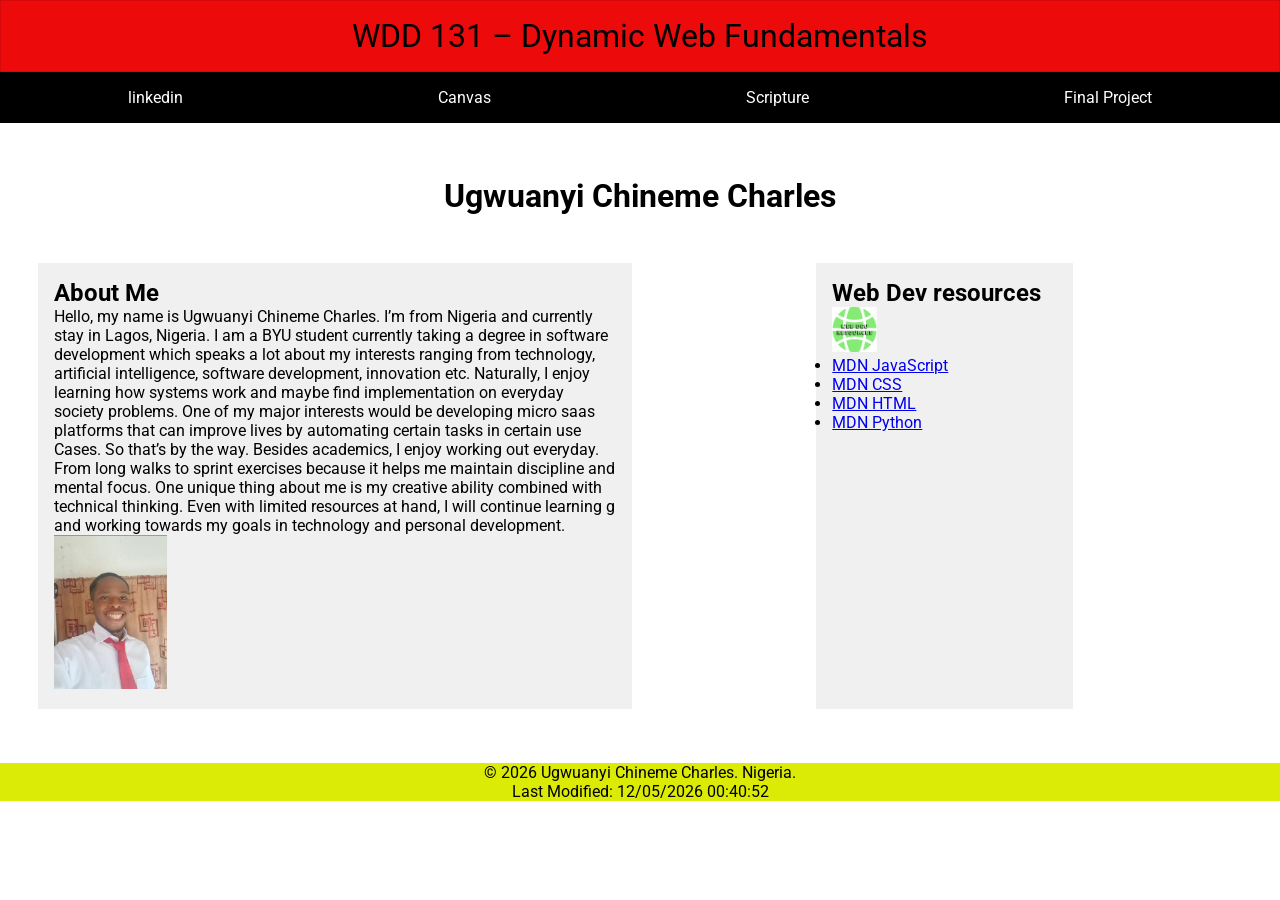
<file: index.html>
<!doctype html>
<html lang="en">
  <head>
    <meta charset="UTF-8" />
    <meta name="viewport" content="width=device-width, initial-scale=1.0" />
    <meta
      name="description"
      content="WDD 131 – Dynamic Web Fundamentals | Ugwuanyi Chineme Charles | A landing page"
    />
    <meta name="author" content="Ugwuanyi Chineme Charles" />
    <title>WDD 131 – Dynamic Web Fundamentals – Ugwuanyi Chineme Charles</title>
    <link rel="stylesheet" href="styles/base.css" />
    <script defer src="scripts/getdates.js"></script>
    <link rel="preconnect" href="https://fonts.googleapis.com" />
    <link rel="preconnect" href="https://fonts.gstatic.com" crossorigin />
    <link
      href="https://fonts.googleapis.com/css2?family=Roboto:ital,wght@0,100..900;1,100..900&display=swap"
      rel="stylesheet"
    />
  </head>
  <body>
    <header>
      <span id="course-title">WDD 131 – Dynamic Web Fundamentals</span>
      <nav>
        <ul>
          <li>
            <a
              href="https://www.linkedin.com/in/ugwuanyi-chineme-charles-6322a9273"
              >linkedin</a
            >
          </li>
          <li><a href="https://byupw.instructure.com/.">Canvas</a></li>
          <li>
            <a
              href="https://www.churchofjesuschrist.org/study/scriptures/bofm/1-ne/3?lang=eng&id=p7#p7"
              >Scripture</a
            >
          </li>
          <li><a href="#finalProject">Final Project</a></li>
        </ul>
      </nav>
    </header>
    <main>
      <h1>Ugwuanyi Chineme Charles</h1>
      <section class="card">
        <h2>About Me</h2>
        <p>
          Hello, my name is Ugwuanyi Chineme Charles. I’m from Nigeria and
          currently stay in Lagos, Nigeria. I am a BYU student currently taking
          a degree in software development which speaks a lot about my interests
          ranging from technology, artificial intelligence, software
          development, innovation etc. Naturally, I enjoy learning how systems
          work and maybe find implementation on everyday society problems. One
          of my major interests would be developing micro saas platforms that
          can improve lives by automating certain tasks in certain use Cases. So
          that’s by the way. Besides academics, I enjoy working out everyday.
          From long walks to sprint exercises because it helps me maintain
          discipline and mental focus. One unique thing about me is my creative
          ability combined with technical thinking. Even with limited resources
          at hand, I will continue learning g and working towards my goals in
          technology and personal development.
        </p>
        <img src="images/selfie_cst.jpg" alt="Ugwuanyi Chineme Charles" />
      </section>
      <section class="card">
        <h2>Web Dev resources</h2>
        <img
          src="images/web_dev_resouces.png"
          alt="Web Development Resources"
        />
        <ul>
          <li>
            <a href="https://developer.mozilla.org/en-US/docs/Web/JavaScript"
              >MDN JavaScript</a
            >
          </li>
          <li>
            <a href="https://developer.mozilla.org/en-US/docs/Web/CSS"
              >MDN CSS</a
            >
          </li>
          <li>
            <a href="https://developer.mozilla.org/en-US/docs/Web/HTML"
              >MDN HTML</a
            >
          </li>
          <li>
            <a href="https://developer.mozilla.org/en-US/docs/Web/Python"
              >MDN Python</a
            >
          </li>
        </ul>
      </section>
    </main>
    <footer>
      <p>
        &copy; <span id="currentyear"></span> Ugwuanyi Chineme Charles. Nigeria.
      </p>
      <p id="lastModified"></p>
    </footer>
  </body>
</html>
</file>
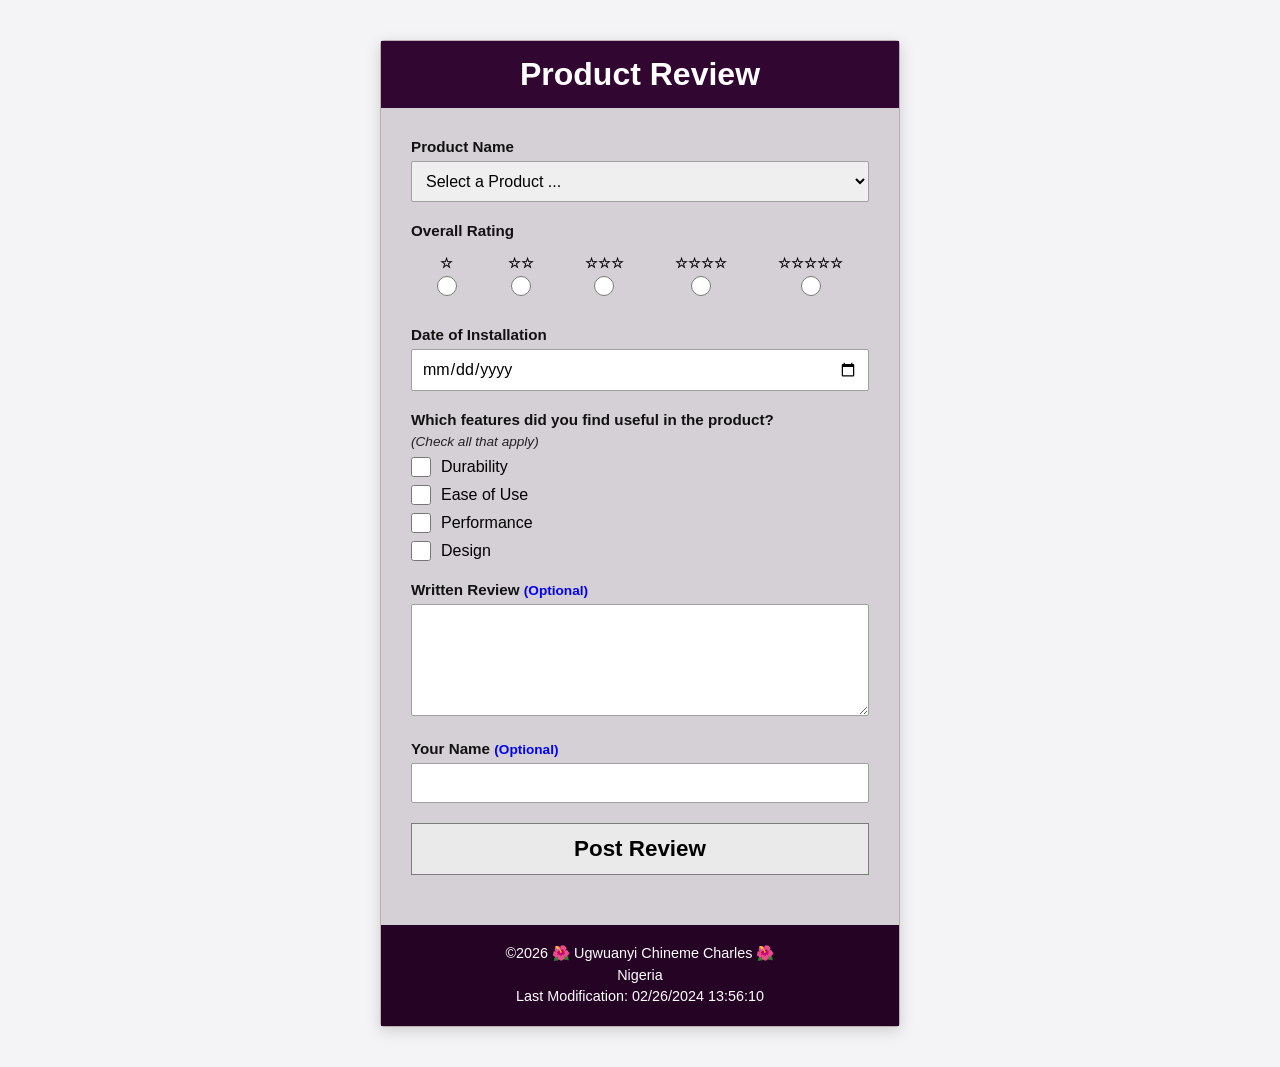
<file: form.html>
<!doctype html>
<html lang="en">
  <head>
    <meta charset="UTF-8" />
    <meta name="viewport" content="width=device-width, initial-scale=1.0" />
    <meta
      name="description"
      content="This is a user friendly Product Review Form that works well on both mobile and desktop screens"
    />
    <meta name="author" content="Ugwuanyi Chineme Charles" />
    <title>Product Review Form</title>
    <link rel="stylesheet" href="styles/form.css" />
    <script src="scripts/form.js" defer></script>
  </head>
  <body>
    <main class="form-container">
      <header class="form-header">
        <h1>Product Review</h1>
      </header>

      <form action="review.html" method="get" class="review-form">
        <div class="form-group">
          <label for="product-name">Product Name</label>
          <select id="product-name" name="productName" required>
            <option value="" disabled selected>Select a Product ...</option>
          </select>
        </div>

        <div class="form-group">
          <label>Overall Rating</label>
          <div class="rating-group">
            <div class="rating-item">
              <label for="rating-1">☆</label>
              <input
                type="radio"
                name="overallRating"
                id="rating-1"
                value="1"
                required
              />
            </div>
            <div class="rating-item">
              <label for="rating-2">☆☆</label>
              <input
                type="radio"
                name="overallRating"
                id="rating-2"
                value="2"
                required
              />
            </div>
            <div class="rating-item">
              <label for="rating-3">☆☆☆</label>
              <input
                type="radio"
                name="overallRating"
                id="rating-3"
                value="3"
                required
              />
            </div>
            <div class="rating-item">
              <label for="rating-4">☆☆☆☆</label>
              <input
                type="radio"
                name="overallRating"
                id="rating-4"
                value="4"
                required
              />
            </div>
            <div class="rating-item">
              <label for="rating-5">☆☆☆☆☆</label>
              <input
                type="radio"
                name="overallRating"
                id="rating-5"
                value="5"
                required
              />
            </div>
          </div>
        </div>
        <div class="form-group">
          <label for="installation-date">Date of Installation</label>
          <input
            type="date"
            id="installation-date"
            name="installationDate"
            required
          />
        </div>

        <div class="form-group">
          <label class="checkbox-group-title"
            >Which features did you find useful in the product?</label
          >
          <span class="instructions">(Check all that apply)</span>

          <div class="checkbox-wrapper">
            <input
              type="checkbox"
              id="feature-durability"
              name="features"
              value="durability"
            />
            <label for="feature-durability">Durability</label>
          </div>

          <div class="checkbox-wrapper">
            <input
              type="checkbox"
              id="feature-ease"
              name="features"
              value="ease-of-use"
            />
            <label for="feature-ease">Ease of Use</label>
          </div>

          <div class="checkbox-wrapper">
            <input
              type="checkbox"
              id="feature-performance"
              name="features"
              value="performance"
            />
            <label for="feature-performance">Performance</label>
          </div>

          <div class="checkbox-wrapper">
            <input
              type="checkbox"
              id="feature-design"
              name="features"
              value="design"
            />
            <label for="feature-design">Design</label>
          </div>
        </div>

        <div class="form-group">
          <label for="written-review"
            >Written Review <span class="optional">(Optional)</span></label
          >
          <textarea
            id="written-review"
            name="writtenReview"
            rows="5"
          ></textarea>
        </div>

        <div class="form-group">
          <label for="user-name"
            >Your Name <span class="optional">(Optional)</span></label
          >
          <input type="text" id="user-name" name="userName" />
        </div>

        <div class="form-group">
          <input type="submit" value="Post Review" class="submit-btn" />
        </div>
      </form>

      <footer class="assignment-footer">
        <p>©2026 🌺 Ugwuanyi Chineme Charles 🌺</p>
        <p>Nigeria</p>
        <p>Last Modification: 02/26/2024 13:56:10</p>
        <div id="counter-display" class="counter-box"></div>
      </footer>
    </main>
  </body>
</html>
</file>
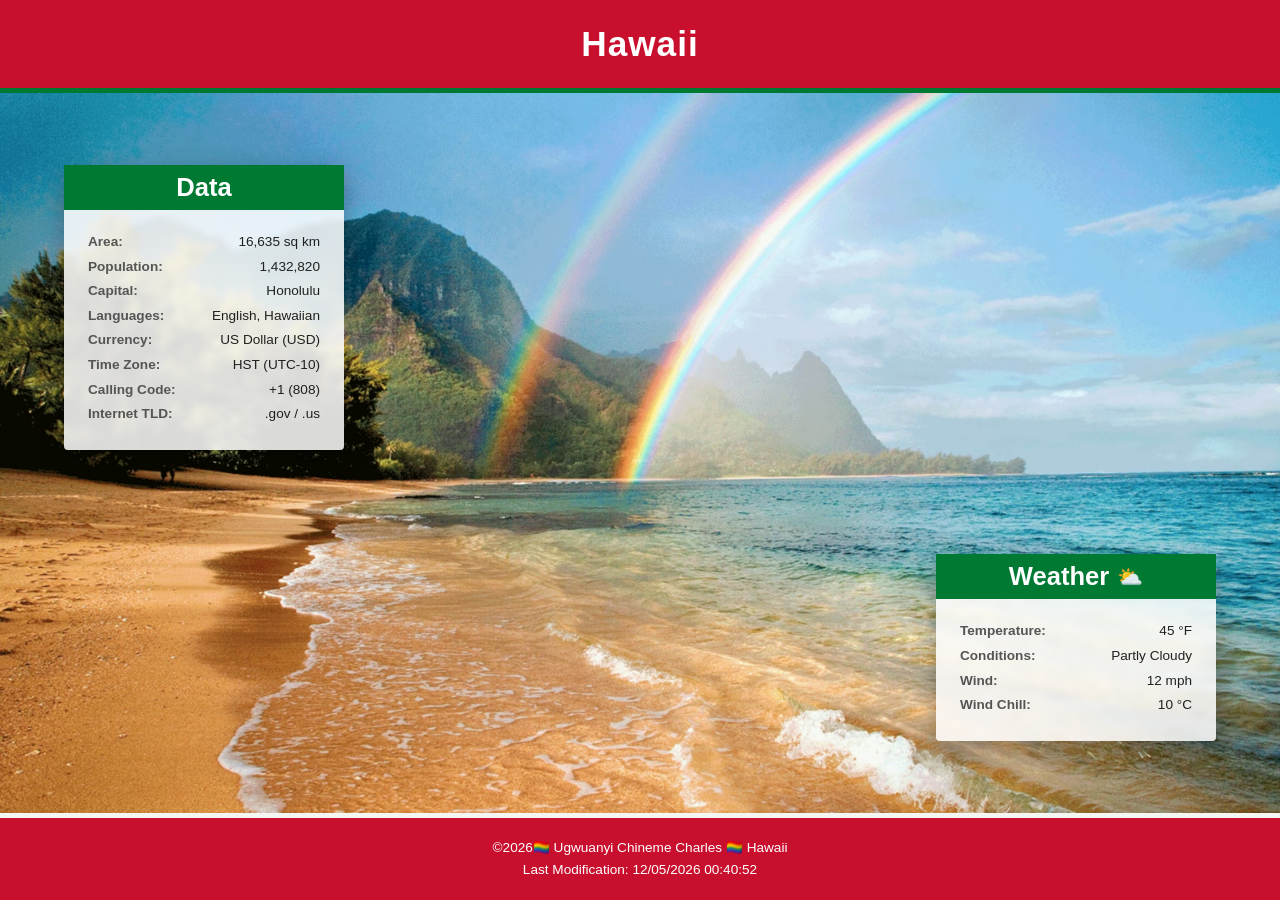
<file: place.html>
<!doctype html>
<html lang="en">
  <head>
    <meta charset="UTF-8" />
    <meta name="viewport" content="width=device-width, initial-scale=1.0" />
    <meta
      name="description"
      content="The beautiful islands of Hawaii along with mountain ranges"
    />
    <meta name="author" content="Ugwuanyi Chineme Charles" />
    <title>Hawaii</title>
    <link rel="stylesheet" href="styles/place.css" />
    <script src="scripts/place.js" defer></script>
  </head>
  <body>
    <header>
      <h1>Hawaii</h1>
    </header>

    <main>
      <div class="hero-container">
        <picture>
          <source srcset="images/hawaii-wide.webp" media="(min-width: 768px)" />
          <img
            src="images/hawaii-mobile.webp"
            alt="`View of Hawaii islands"
            class="hero-image"
          />
        </picture>

        <section class="card data-card">
          <h2>Data</h2>
          <ul class="data-list">
            <li>
              <span class="label">Area:</span>
              <span class="value">16,635 sq km</span>
            </li>
            <li>
              <span class="label">Population:</span>
              <span class="value">1,432,820</span>
            </li>
            <li>
              <span class="label">Capital:</span>
              <span class="value">Honolulu</span>
            </li>
            <li>
              <span class="label">Languages:</span>
              <span class="value">English, Hawaiian</span>
            </li>
            <li>
              <span class="label">Currency:</span>
              <span class="value">US Dollar (USD)</span>
            </li>
            <li>
              <span class="label">Time Zone:</span>
              <span class="value">HST (UTC-10)</span>
            </li>
            <li>
              <span class="label">Calling Code:</span>
              <span class="value">+1 (808)</span>
            </li>
            <li>
              <span class="label">Internet TLD:</span>
              <span class="value">.gov / .us</span>
            </li>
          </ul>
        </section>

        <section class="card weather-card">
          <h2 class="weather-heading">Weather</h2>

          <div class="weather-icon-container">
            <svg
              class="weather-icon-svg"
              viewBox="0 0 64 64"
              xmlns="http://www.w3.org/2000/svg"
            >
              <circle cx="32" cy="24" r="12" fill="#ffb300" />
              <path
                d="M46 44a10 10 0 0 0-10-10 10.3 10.3 0 0 0-3 .5A12 12 0 1 0 20 44h26z"
                fill="#b0bec5"
              />
              <path
                d="M22 48a6 6 0 1 0 12 0h-12z"
                fill="#90a4ae"
                opacity="0.5"
              />
            </svg>
          </div>

          <ul class="weather-list">
            <li>
              <span class="label">Temperature:</span>
              <span class="value" id="temp-value">45 °F</span>
            </li>
            <li>
              <span class="label">Conditions:</span>
              <span class="value">Partly Cloudy</span>
            </li>
            <li>
              <span class="label">Wind:</span>
              <span class="value" id="wind-value">12 mph</span>
            </li>
            <li>
              <span class="label">Wind Chill:</span>
              <span class="value" id="windchill-value">Calculating...</span>
            </li>
          </ul>
        </section>
      </div>
    </main>

    <footer>
      <p>
        &copy;<span id="current-year"></span>🏳️‍🌈 Ugwuanyi Chineme Charles 🏳️‍🌈
        Hawaii
      </p>
      <p>Last Modification: <span id="last-modified"></span></p>
    </footer>
  </body>
</html>
</file>
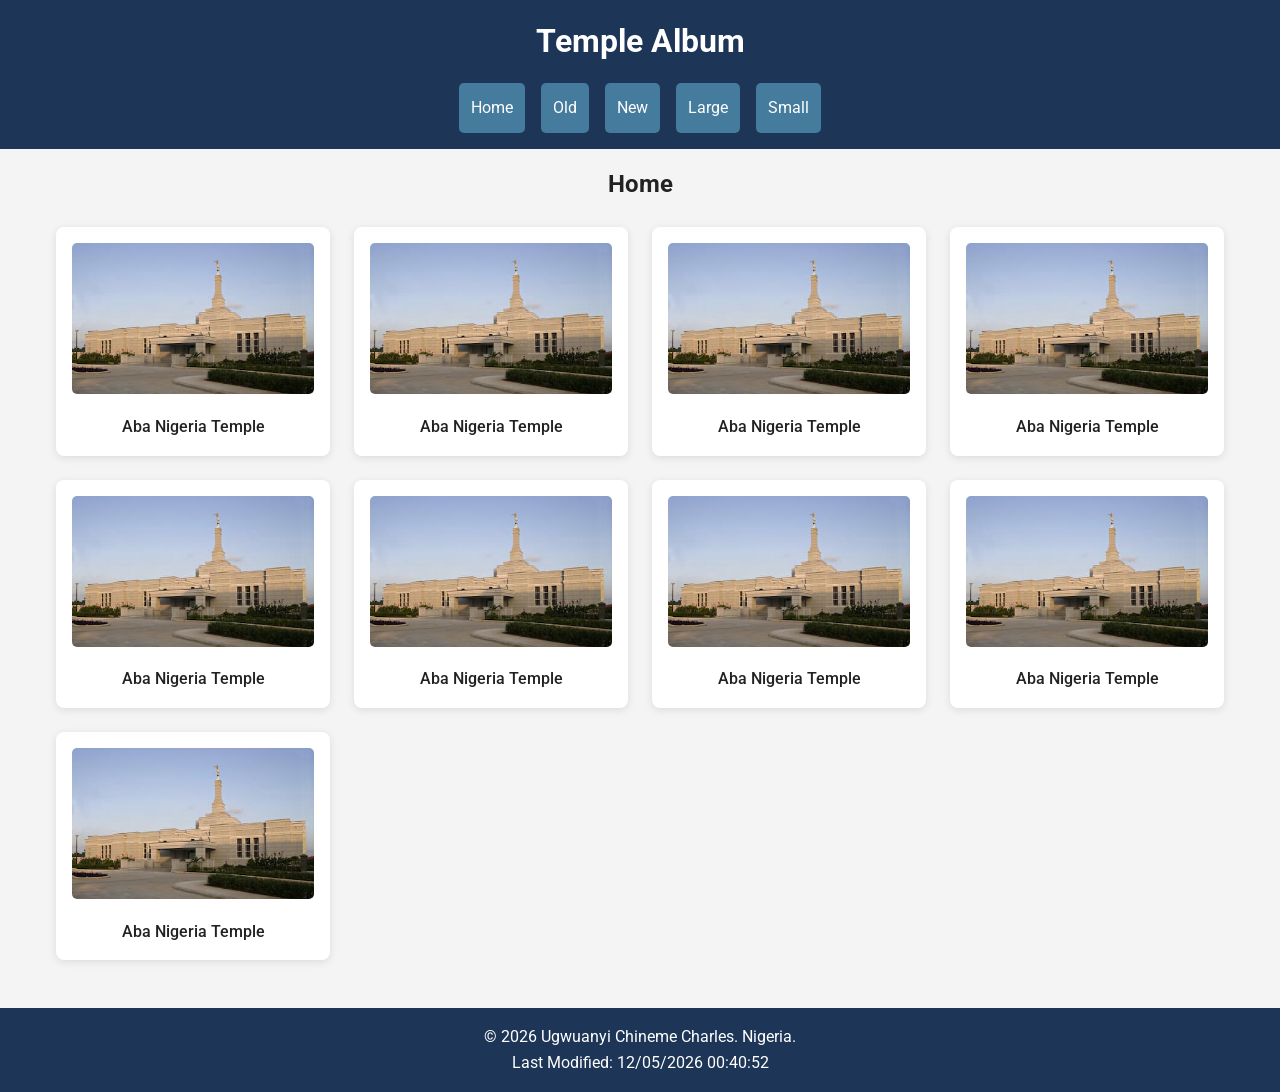
<file: temples.html>
<!doctype html>
<html lang="en">
  <head>
    <meta charset="UTF-8" />
    <meta name="viewport" content="width=device-width, initial-scale=1.0" />
    <meta
      name="description"
      content="WDD 131 – Dynamic Web Fundamentals | Ugwuanyi Chineme Charles | A landing page"
    />
    <meta name="author" content="Ugwuanyi Chineme Charles" />
    <title>WDD 131 – Dynamic Web Fundamentals – Ugwuanyi Chineme Charles</title>
    <link rel="stylesheet" href="styles/temples.css" />
    <link rel="stylesheet" href="styles/temples-large.css" />
    <script defer src="scripts/temples.js"></script>
    <link rel="preconnect" href="https://fonts.googleapis.com" />
    <link rel="preconnect" href="https://fonts.gstatic.com" crossorigin />
    <link
      href="https://fonts.googleapis.com/css2?family=Roboto:ital,wght@0,100..900;1,100..900&display=swap"
      rel="stylesheet"
    />
  </head>
  <body>
    <header>
      <h1>Temple Album</h1>
      <button id="menuButton" aria-label="Menu">&#9776;</button>
      <nav>
        <ul class="navigation">
          <li><a href="#home">Home</a></li>
          <li><a href="#Old">Old</a></li>
          <li><a href="#New">New</a></li>
          <li><a href="#Large">Large</a></li>
          <li><a href="#Small">Small</a></li>
        </ul>
      </nav>
    </header>
    <main>
      <h2>Home</h2>
      <div class="gallery">
        <figure>
          <img src="images/aba-nigeria-temple.jpg" alt="A temple" />
          <figcaption>Aba Nigeria Temple</figcaption>
        </figure>
        <figure>
          <img src="images/aba-nigeria-temple.jpg" alt="A temple" />
          <figcaption>Aba Nigeria Temple</figcaption>
        </figure>
        <figure>
          <img src="images/aba-nigeria-temple.jpg" alt="A temple" />
          <figcaption>Aba Nigeria Temple</figcaption>
        </figure>
        <figure>
          <img src="images/aba-nigeria-temple.jpg" alt="A temple" />
          <figcaption>Aba Nigeria Temple</figcaption>
        </figure>
        <figure>
          <img src="images/aba-nigeria-temple.jpg" alt="A temple" />
          <figcaption>Aba Nigeria Temple</figcaption>
        </figure>
        <figure>
          <img src="images/aba-nigeria-temple.jpg" alt="A temple" />
          <figcaption>Aba Nigeria Temple</figcaption>
        </figure>
        <figure>
          <img src="images/aba-nigeria-temple.jpg" alt="A temple" />
          <figcaption>Aba Nigeria Temple</figcaption>
        </figure>
        <figure>
          <img src="images/aba-nigeria-temple.jpg" alt="A temple" />
          <figcaption>Aba Nigeria Temple</figcaption>
        </figure>
        <figure>
          <img src="images/aba-nigeria-temple.jpg" alt="A temple" />
          <figcaption>Aba Nigeria Temple</figcaption>
        </figure>
      </div>
    </main>
    <footer>
      <p>
        &copy; <span id="currentyear"></span> Ugwuanyi Chineme Charles. Nigeria.
      </p>
      <p id="lastModified"></p>
    </footer>
  </body>
</html>
</file>
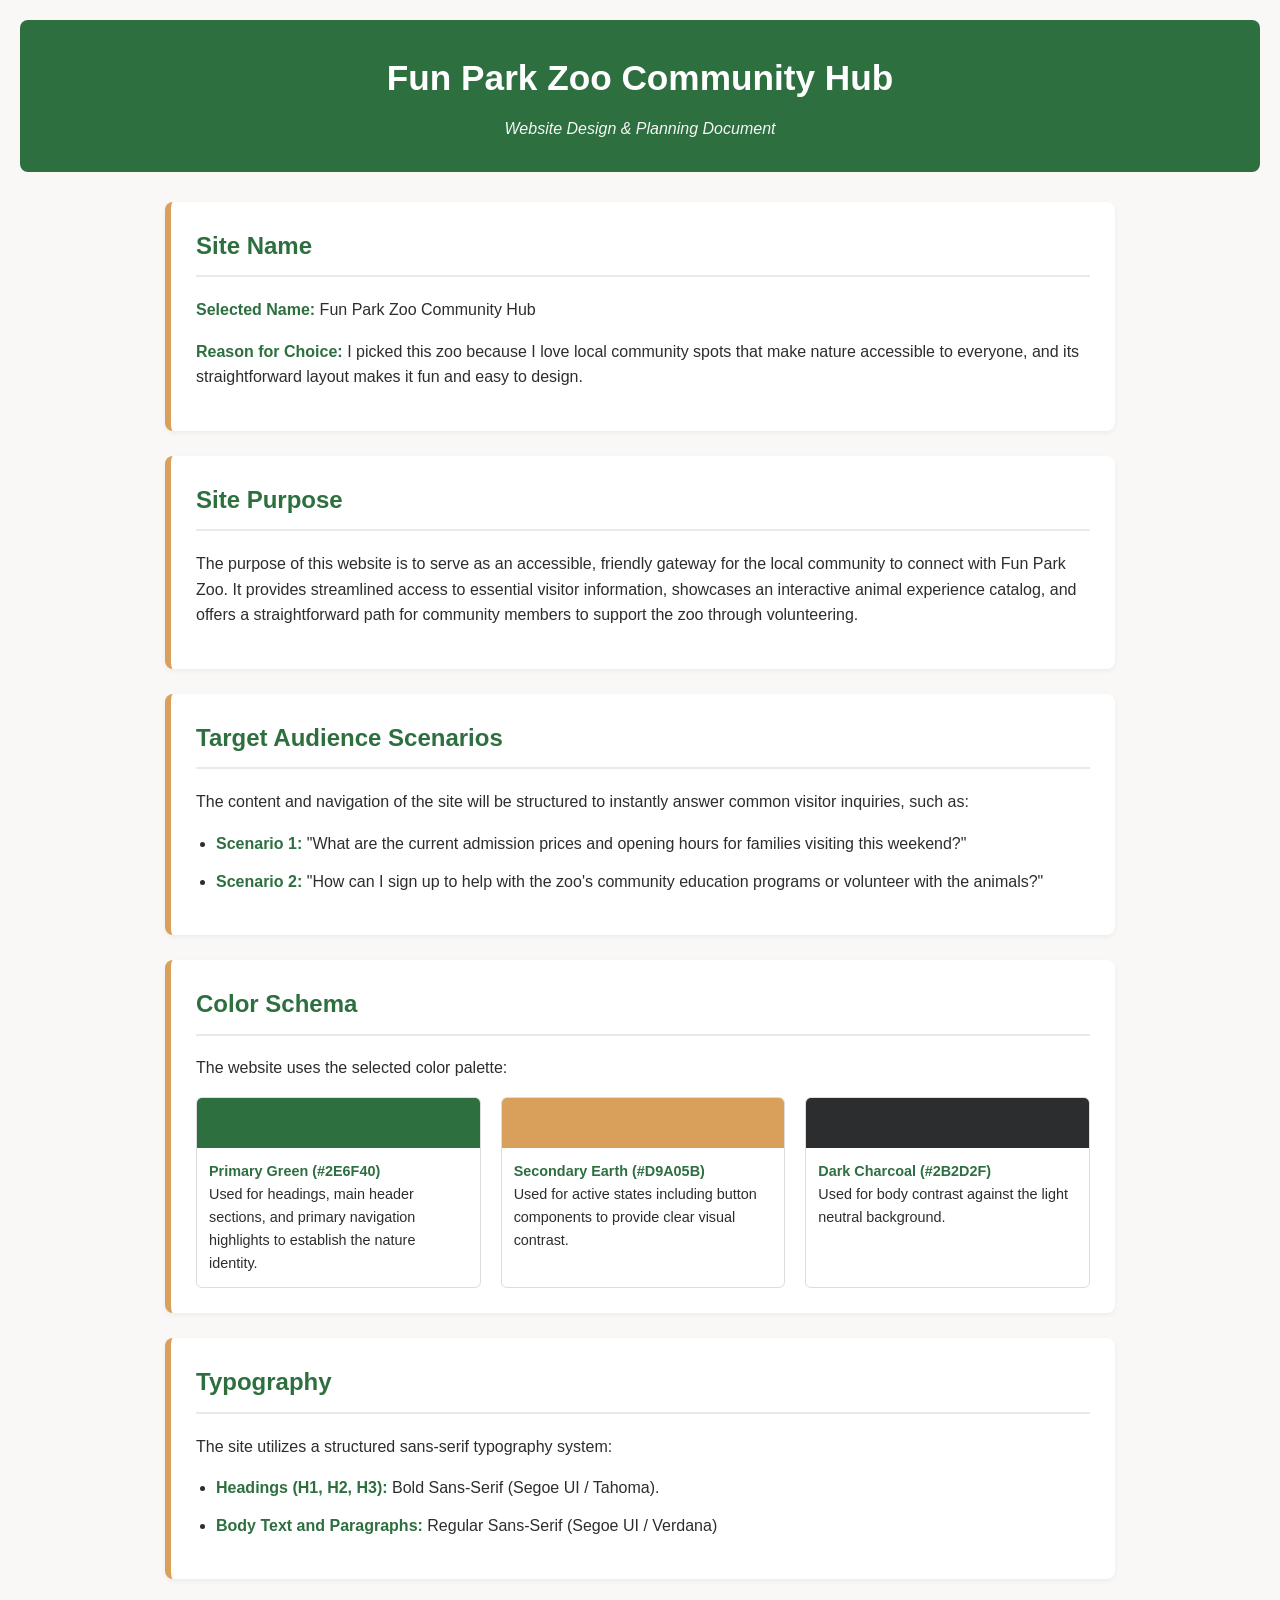
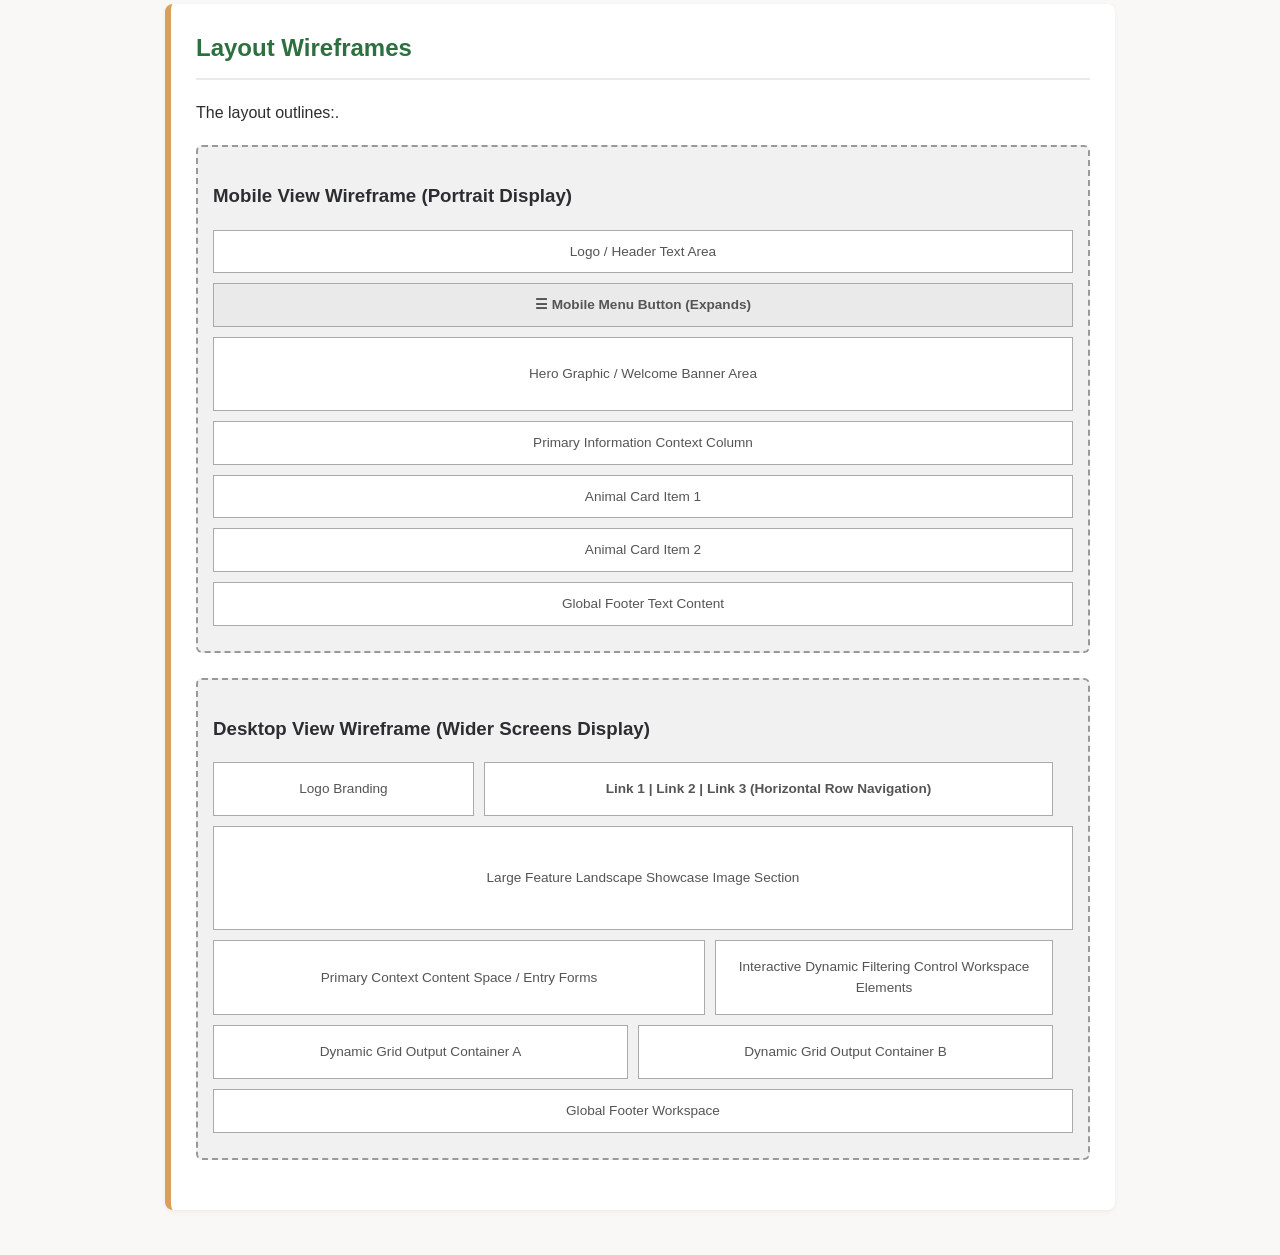
<file: project/siteplan.html>
<!doctype html>
<html lang="en">
  <head>
    <meta charset="UTF-8" />
    <meta name="viewport" content="width=device-width, initial-scale=1.0" />
    <title>Fun Park Zoo Site Plan</title>
    <link rel="stylesheet" href="styles/siteplan.css" />
  </head>
  <body>
    <header>
      <h1>Fun Park Zoo Community Hub</h1>
      <p>Website Design & Planning Document</p>
    </header>

    <main>
      <section id="site-name">
        <h2>Site Name</h2>
        <p><strong>Selected Name:</strong> Fun Park Zoo Community Hub</p>
        <p>
          <strong>Reason for Choice:</strong> I picked this zoo because I love
          local community spots that make nature accessible to everyone, and its
          straightforward layout makes it fun and easy to design.
        </p>
      </section>

      <section id="site-purpose">
        <h2>Site Purpose</h2>
        <p>
          The purpose of this website is to serve as an accessible, friendly
          gateway for the local community to connect with Fun Park Zoo. It
          provides streamlined access to essential visitor information,
          showcases an interactive animal experience catalog, and offers a
          straightforward path for community members to support the zoo through
          volunteering.
        </p>
      </section>

      <section id="scenarios">
        <h2>Target Audience Scenarios</h2>
        <p>
          The content and navigation of the site will be structured to instantly
          answer common visitor inquiries, such as:
        </p>
        <ul>
          <li>
            <strong>Scenario 1:</strong> "What are the current admission prices
            and opening hours for families visiting this weekend?"
          </li>
          <li>
            <strong>Scenario 2:</strong> "How can I sign up to help with the
            zoo's community education programs or volunteer with the animals?"
          </li>
        </ul>
      </section>

      <section id="color-schema">
        <h2>Color Schema</h2>
        <p>The website uses the selected color palette:</p>
        <div class="color-palette">
          <div class="color-swatch">
            <div class="swatch-preview primary-green-bg"></div>
            <div class="swatch-info">
              <strong>Primary Green (#2E6F40)</strong><br />
              Used for headings, main header sections, and primary navigation
              highlights to establish the nature identity.
            </div>
          </div>
          <div class="color-swatch">
            <div class="swatch-preview secondary-earth-bg"></div>
            <div class="swatch-info">
              <strong>Secondary Earth (#D9A05B)</strong><br />
              Used for active states including button components to provide
              clear visual contrast.
            </div>
          </div>
          <div class="color-swatch">
            <div class="swatch-preview dark-text-bg"></div>
            <div class="swatch-info">
              <strong>Dark Charcoal (#2B2D2F)</strong><br />
              Used for body contrast against the light neutral background.
            </div>
          </div>
        </div>
      </section>

      <section id="typography">
        <h2>Typography</h2>
        <p>The site utilizes a structured sans-serif typography system:</p>
        <ul>
          <li>
            <strong>Headings (H1, H2, H3):</strong> Bold Sans-Serif (Segoe UI /
            Tahoma).
          </li>
          <li>
            <strong>Body Text and Paragraphs:</strong> Regular Sans-Serif (Segoe
            UI / Verdana)
          </li>
        </ul>
      </section>

      <section id="wireframes">
        <h2>Layout Wireframes</h2>
        <p>The layout outlines:.</p>

        <div class="wireframe-container">
          <div class="wireframe-box">
            <h3>Mobile View Wireframe (Portrait Display)</h3>
            <div class="wf-element">Logo / Header Text Area</div>
            <div class="wf-element wf-nav">☰ Mobile Menu Button (Expands)</div>
            <div class="wf-element mobile-hero-padding">
              Hero Graphic / Welcome Banner Area
            </div>
            <div class="wf-element">Primary Information Context Column</div>
            <div class="wf-element">Animal Card Item 1</div>
            <div class="wf-element">Animal Card Item 2</div>
            <div class="wf-element">Global Footer Text Content</div>
          </div>

          <div class="wireframe-box">
            <h3>Desktop View Wireframe (Wider Screens Display)</h3>
            <div class="wf-row">
              <div class="wf-col w-30">Logo Branding</div>
              <div class="wf-col wf-nav w-70">
                Link 1 | Link 2 | Link 3 (Horizontal Row Navigation)
              </div>
            </div>
            <div class="wf-element desktop-hero-padding">
              Large Feature Landscape Showcase Image Section
            </div>
            <div class="wf-row">
              <div class="wf-col w-60">
                Primary Context Content Space / Entry Forms
              </div>
              <div class="wf-col w-40">
                Interactive Dynamic Filtering Control Workspace Elements
              </div>
            </div>
            <div class="wf-row">
              <div class="wf-col">Dynamic Grid Output Container A</div>
              <div class="wf-col">Dynamic Grid Output Container B</div>
            </div>
            <div class="wf-element">Global Footer Workspace</div>
          </div>
        </div>
      </section>
    </main>
  </body>
</html>
</file>
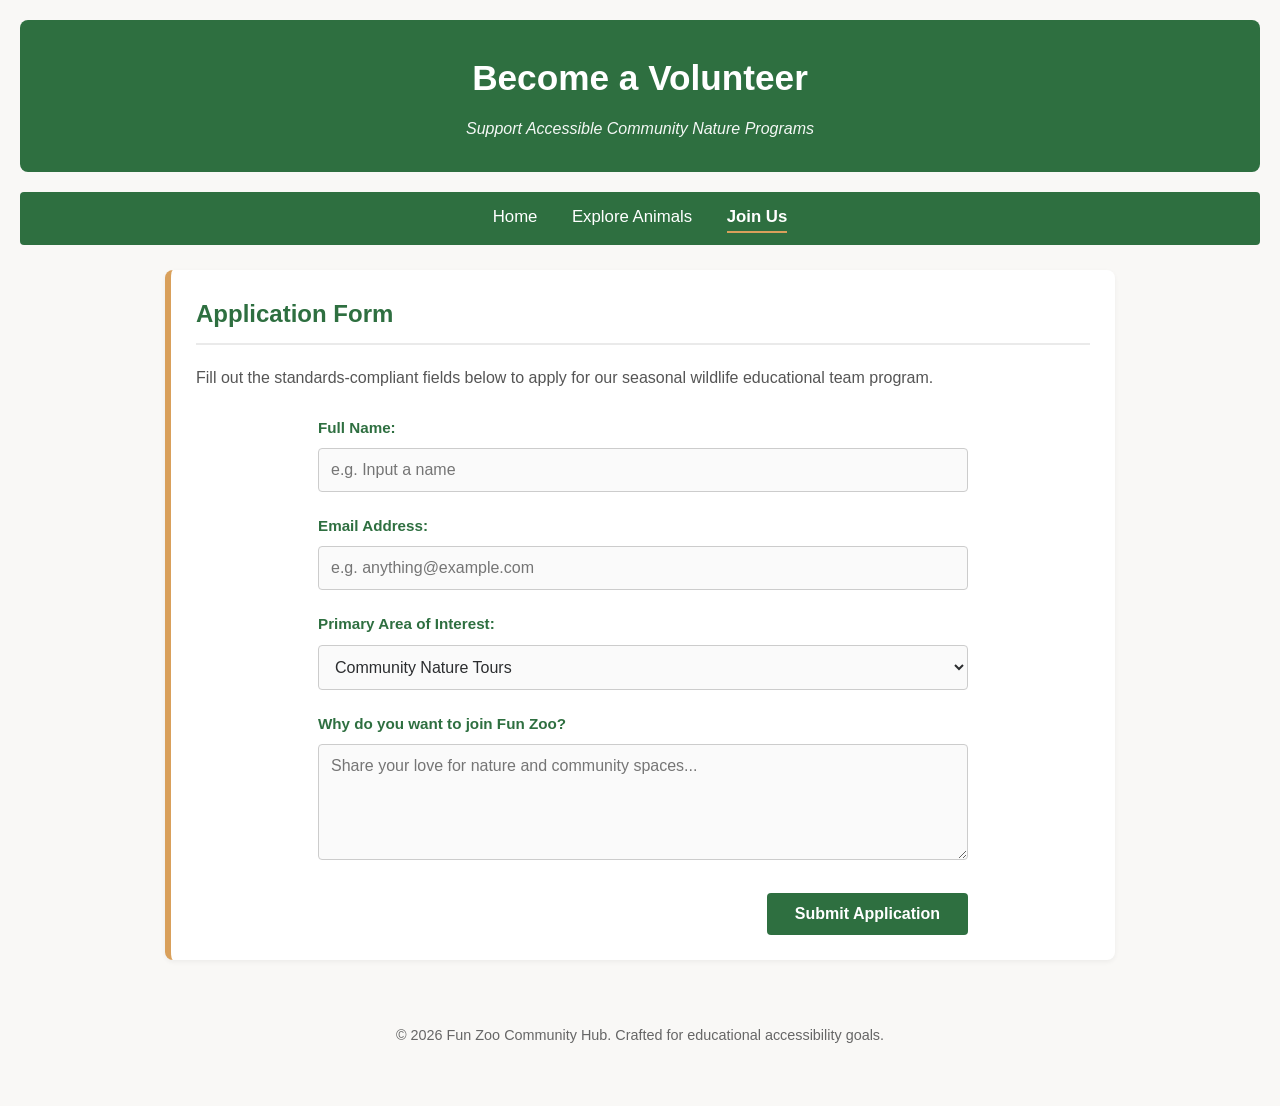
<file: project/volunteer.html>
<!doctype html>
<html lang="en">
  <head>
    <meta charset="UTF-8" />
    <meta name="viewport" content="width=device-width, initial-scale=1.0" />
    <title>Join Us | Fun Zoo Community Hub</title>
    <meta
      name="description"
      content="Apply to become a seasonal volunteer and help support community nature access programs at Fun Zoo."
    />
    <meta name="author" content="Ugwuanyi Chineme Charles" />
    <link rel="stylesheet" href="styles/index.css" />
    <meta
      name="description"
      content="This is the volunteer page for the Fun Zoo
    website."
    />
  </head>
  <body>
    <header class="main-header">
      <h1>Become a Volunteer</h1>
      <p class="tagline">Support Accessible Community Nature Programs</p>
    </header>

    <nav class="main-nav">
      <a href="index.html" class="nav-link">Home</a>
      <a href="explore.html" class="nav-link">Explore Animals</a>
      <a href="volunteer.html" class="nav-link active">Join Us</a>
    </nav>

    <main class="content-wrapper">
      <section class="info-card">
        <h2>Application Form</h2>
        <p class="form-intro">
          Fill out the standards-compliant fields below to apply for our
          seasonal wildlife educational team program.
        </p>

        <form action="#" method="GET" class="application-form">
          <div class="form-group">
            <label id="lbl-name" for="txt-name">Full Name:</label>
            <input
              type="text"
              id="txt-name"
              name="userName"
              required
              placeholder="e.g. Input a name"
            />
          </div>

          <div class="form-group">
            <label id="lbl-email" for="txt-email">Email Address:</label>
            <input
              type="email"
              id="txt-email"
              name="userEmail"
              required
              placeholder="e.g. anything@example.com"
            />
          </div>

          <div class="form-group">
            <label id="lbl-interest" for="sel-interest"
              >Primary Area of Interest:</label
            >
            <div class="select-wrapper">
              <select id="sel-interest" name="userInterest">
                <option value="education">Community Nature Tours</option>
                <option value="habitat">Habitat Trail Maintenance</option>
                <option value="events">Special Seasonal Guest Events</option>
              </select>
            </div>
          </div>

          <div class="form-group">
            <label id="lbl-notes" for="txt-notes"
              >Why do you want to join Fun Zoo?</label
            >
            <textarea
              id="txt-notes"
              name="userNotes"
              rows="5"
              placeholder="Share your love for nature and community spaces..."
            ></textarea>
          </div>

          <div class="form-actions">
            <button type="submit" class="submit-btn">Submit Application</button>
          </div>
        </form>
      </section>
    </main>

    <footer class="main-footer">
      <p>
        &copy; 2026 Fun Zoo Community Hub. Crafted for educational accessibility
        goals.
      </p>
    </footer>
  </body>
</html>
</file>
<file: styles/base.css>
body {
  font-family: "Roboto", sans-serif;
  font-weight: 400;
}
* {
  margin: 0;
  padding: 0;
  box-sizing: border-box;
}
header {
  margin: 0;
  padding: 0;
  border: 1px;
  box-sizing: border-box;
}

#course-title {
  background-color: #ed0a0a;
  padding: 1rem;
  border: 1px solid rgb(0 0 0 / 10%);
  font-size: 2rem;
  display: block;
  text-align: center;
}

nav {
  background-color: #000000;
  margin: 0 auto;
  width: 100%;
}
nav ul {
  list-style-type: none;
  display: flex;
}
nav a {
  display: block;
  color: #fff;
  text-align: center;
  padding: 1rem;
  text-decoration: none;
}

nav a:hover {
  text-decoration: overline;
}

nav ul li {
  flex: 1 0 auto;
}

main {
  display: grid;
  grid-template-columns: repeat(2, 1fr);
  gap: 1rem;
  padding: 3%;
}

main h1 {
  grid-column: 1/3;
}
h1 {
  color: #000000;
  text-align: center;
  padding: 1rem;
}

.card {
  background-color: #f0f0f0;
  margin: 1rem auto;
  max-width: 800px;
  padding: 1rem;
}

img {
  max-width: 20%;
  height: auto;
}
footer {
  background-color: rgb(220, 235, 5);
  text-align: center;
}
</file>
<file: styles/form.css>
* {
  box-sizing: border-box;
  margin: 0;
  padding: 0;
  font-family: Arial, sans-serif;
}

body {
  background-color: #f4f4f6;
  display: flex;
  justify-content: center;
  align-items: center;
  min-height: 100vh;
  padding: 10px;
}

.form-container {
  width: 100%;
  max-width: 480px;
  background-color: #d5d0d6;
  border: 1px solid #bdafb0;
}

.form-header {
  background-color: #310631;
  color: #ffffff;
  text-align: center;
  padding: 15px;
}

.review-form {
  padding: 15px;
}

.form-group {
  margin-bottom: 20px;
}

.form-group > label,
.checkbox-group-title {
  display: block;
  font-weight: bold;
  font-size: 0.95rem;
  color: #111111;
  margin-bottom: 6px;
}

.instructions {
  display: block;
  font-size: 0.85rem;
  font-style: italic;
  margin-bottom: 8px;
  color: #222;
}

.optional {
  color: #0000ff;
  font-size: 0.85rem;
}

input[type="text"],
input[type="date"],
select,
textarea {
  width: 100%;
  padding: 10px;
  border: 1px solid #a0a0a0;
  border-radius: 2px;
  font-size: 1rem;
}

.rating-group {
  display: flex;
  justify-content: space-around;
  align-items: center;
  padding: 10px 0;
}

.rating-item {
  display: flex;
  flex-direction: column;
  align-items: center;
}

.rating-item label {
  font-size: 0.85rem;
  font-weight: bold;
  margin-bottom: 5px;
  cursor: pointer;
}

.rating-item input[type="radio"] {
  width: 20px;
  height: 20px;
  cursor: pointer;
}

.checkbox-wrapper {
  display: flex;
  align-items: center;
  margin-bottom: 8px;
}

.checkbox-wrapper input[type="checkbox"] {
  width: 20px;
  height: 20px;
  margin-right: 10px;
}

.submit-btn {
  width: 100%;
  padding: 12px;
  font-size: 1.4rem;
  font-weight: bold;
  background-color: #eaeaea;
  border: 1px solid #7c7c7c;
  cursor: pointer;
}

.assignment-footer {
  background-color: #240324;
  color: #ffffff;
  text-align: center;
  padding: 18px 10px;
  font-size: 0.9rem;
  line-height: 1.5;
}

@media screen and (min-width: 600px) {
  body {
    padding: 40px 20px;
  }

  .form-container {
    max-width: 520px;
    border-radius: 4px;
    box-shadow: 0 4px 15px rgba(0, 0, 0, 0.15);
  }

  .review-form {
    padding: 30px;
  }
}
</file>
<file: styles/place.css>
:root {
  --primary-color: #c8102e;
  --secondary-color: #007a33;
  --bg-light: #ffffff;
  --text-dark: #212121;
  --text-light: #ffffff;
  --card-overlay: rgba(255, 255, 255, 0.85);
  --shadow: 0 4px 10px rgba(0, 0, 0, 0.15);
  --font-family: "Segoe UI", Tahoma, Verdana, sans-serif;
}

* {
  box-sizing: border-box;
  margin: 0;
  padding: 0;
}

body {
  font-family: var(--font-family);
  background-color: #f4f6f4;
  color: var(--text-dark);
  display: flex;
  flex-direction: column;
  min-height: 100vh;
}

header {
  background-color: var(--primary-color);
  border-bottom: 5px solid var(--secondary-color);
  color: var(--text-light);
  text-align: center;
  padding: 1.5rem;
}

header h1 {
  font-size: 2.2rem;
  font-weight: 600;
  letter-spacing: 1px;
}

main {
  flex: 1;
  width: 100%;
}

.hero-container {
  display: flex;
  flex-direction: column;
  width: 100%;
}

.hero-image {
  width: 100%;
  height: auto;
  display: block;
  object-fit: cover;
}

.card {
  background-color: var(--bg-light);
  margin: 1.5rem auto;
  padding: 1.5rem;
  width: 90%;
  max-width: 450px;
  box-shadow: var(--shadow);
  border-radius: 4px;
}

.card h2 {
  text-align: center;
  font-size: 1.6rem;
  margin-bottom: 1.2rem;
  border-bottom: 2px solid #e0e0e0;
  padding-bottom: 0.5rem;
}

.data-list,
.weather-list {
  list-style: none;
}

.data-list li,
.weather-list li {
  display: flex;
  justify-content: space-between;
  padding: 0.4rem 0;
  font-size: 0.95rem;
}

.label {
  font-weight: bold;
  color: #555;
  text-align: left;
  flex: 1;
}

.value {
  text-align: right;
  flex: 1;
}

.weather-icon-container {
  display: flex;
  justify-content: center;
  margin-bottom: 1rem;
}

.weather-icon-svg {
  width: 64px;
  height: 64px;
}

footer {
  background-color: var(--primary-color);
  color: var(--text-light);
  text-align: center;
  padding: 1.2rem;
  font-size: 0.85rem;
  line-height: 1.6;
  margin-top: auto;
}

@media (min-width: 768px) {
  .hero-container {
    position: relative;
    overflow: hidden;
  }

  .hero-image {
    width: 100%;
    height: 80vh;
    min-height: 500px;
  }

  .card {
    position: absolute;
    margin: 0;
    background-color: var(--card-overlay);
    backdrop-filter: blur(3px);
    width: 280px;
    box-shadow: 0 8px 24px rgba(0, 0, 0, 0.3);
  }

  .data-card {
    top: 10%;
    left: 5%;
  }

  .weather-card {
    bottom: 10%;
    right: 5%;
  }

  .card h2 {
    background-color: var(--secondary-color);
    color: var(--text-light);
    padding: 0.5rem;
    margin-left: -1.5rem;
    margin-right: -1.5rem;
    margin-top: -1.5rem;
    border-bottom: none;
    display: flex;
    align-items: center;
    justify-content: center;
  }

  .data-list li,
  .weather-list li {
    font-size: 0.85rem;
    padding: 0.3rem 0;
  }

  .weather-icon-container {
    display: none;
  }

  .weather-heading::after {
    content: " ⛅";
    font-size: 1.3rem;
    margin-left: 8px;
  }
}
</file>
<file: styles/temples.css>
* {
  margin: 0;
  padding: 0;
  box-sizing: border-box;
}

body {
  font-family: "Roboto", sans-serif;
  background-color: #f4f4f4;
  color: #222;
  line-height: 1.6;
}

header {
  background-color: #1d3557;
  color: white;
  padding: 1rem;
  text-align: center;
}

header h1 {
  margin-bottom: 1rem;
}

#menuButton {
  background: none;
  border: none;
  color: white;
  font-size: 2rem;
  cursor: pointer;
  display: block;
  margin: 0 auto 1rem;
}

.navigation {
  display: none;
  flex-direction: column;
  gap: 0.5rem;
  list-style: none;
}

.navigation.open {
  display: flex;
}

nav a {
  display: block;
  text-decoration: none;
  color: white;
  background-color: #457b9d;
  padding: 0.75rem;
  border-radius: 5px;

  transition: background-color 0.3s ease;
}

nav a:hover {
  background-color: #a8dadc;
  color: black;
}

main {
  max-width: 1200px;
  margin: 0 auto;
  padding: 1rem;
}

main h2 {
  text-align: center;
  margin-bottom: 1.5rem;
}

.gallery {
  display: grid;
  grid-template-columns: 1fr;
  gap: 1.5rem;
}

figure {
  background-color: white;
  padding: 1rem;
  border-radius: 8px;

  text-align: center;

  box-shadow: 0 2px 8px rgba(0, 0, 0, 0.1);
}

figure img {
  width: 100%;
  height: auto;
  border-radius: 5px;
}

figcaption {
  margin-top: 0.75rem;
  font-weight: 500;
}

footer {
  background-color: #1d3557;
  color: white;
  text-align: center;
  padding: 1rem;
  margin-top: 2rem;
}
</file>
<file: styles/temples-large.css>
@media screen and (min-width: 768px) {
  #menuButton {
    display: none;
  }

  .navigation {
    display: flex !important;
    flex-direction: row;
    justify-content: center;
    gap: 1rem;
  }

  .gallery {
    grid-template-columns: repeat(auto-fit, minmax(250px, 1fr));
  }
}
</file>
<file: project/styles/siteplan.css>
:root {
  --primary-green: #2e6f40;
  --secondary-earth: #d9a05b;
  --dark-text: #2b2d2f;
  --light-bg: #f9f8f6;
  --white: #ffffff;
}

body {
  font-family: "Segoe UI", Tahoma, Geneva, Verdana, sans-serif;
  line-height: 1.6;
  color: var(--dark-text);
  background-color: var(--light-bg);
  margin: 0;
  padding: 20px;
}

header {
  background-color: var(--primary-green);
  color: var(--white);
  padding: 30px;
  text-align: center;
  border-radius: 8px;
  margin-bottom: 30px;
}

header h1 {
  margin: 0;
  font-size: 2.2rem;
}

header p {
  margin: 10px 0 0 0;
  font-style: italic;
  opacity: 0.95;
}

main {
  max-width: 950px;
  margin: 0 auto;
}

section {
  background-color: var(--white);
  padding: 25px;
  margin-bottom: 25px;
  border-radius: 8px;
  border-left: 6px solid var(--secondary-earth);
  box-shadow: 0 2px 5px rgba(0, 0, 0, 0.05);
}

h2 {
  color: var(--primary-green);
  margin-top: 0;
  border-bottom: 2px solid #eaeaea;
  padding-bottom: 10px;
  font-size: 1.5rem;
}

ul {
  padding-left: 20px;
}

li {
  margin-bottom: 12px;
}

strong {
  color: var(--primary-green);
}

.color-palette {
  display: flex;
  gap: 20px;
  margin-top: 15px;
  flex-wrap: wrap;
}

.color-swatch {
  flex: 1;
  min-width: 220px;
  border: 1px solid #ddd;
  border-radius: 6px;
  overflow: hidden;
  background: var(--white);
}

.swatch-preview {
  height: 50px;
}

.primary-green-bg {
  background-color: var(--primary-green);
}
.secondary-earth-bg {
  background-color: var(--secondary-earth);
}
.dark-text-bg {
  background-color: var(--dark-text);
}

.swatch-info {
  padding: 12px;
  font-size: 0.9rem;
}

.wireframe-container {
  display: block;
  margin-top: 20px;
}

.wireframe-box {
  border: 2px dashed #999;
  background-color: #f1f1f1;
  padding: 15px;
  border-radius: 6px;
  margin-bottom: 25px;
}

.wf-element {
  border: 1px solid #aaa;
  background-color: var(--white);
  padding: 10px;
  margin: 10px 0;
  text-align: center;
  font-size: 0.85rem;
  color: #555;
}

.wf-nav {
  background: #eaeaea;
  font-weight: bold;
}

.wf-row {
  display: table;
  width: 100%;
  table-layout: fixed;
  border-collapse: separate;
  border-spacing: 10px 0;
  margin: 10px -10px;
}

.wf-col {
  display: table-cell;
  border: 1px solid #aaa;
  background-color: var(--white);
  padding: 15px;
  text-align: center;
  font-size: 0.85rem;
  color: #555;
  vertical-align: middle;
}

.mobile-hero-padding {
  padding: 25px 10px;
}
.desktop-hero-padding {
  padding: 40px 10px;
}

.w-30 {
  width: 30%;
}
.w-40 {
  width: 40%;
}
.w-60 {
  width: 60%;
}
.w-70 {
  width: 70%;
}

@media (max-width: 600px) {
  .wf-row,
  .wf-col {
    display: block;
    width: 100%;
    margin: 10px 0;
  }
}
</file>
<file: project/styles/index.css>
:root {
  --primary-green: #2e6f40;
  --secondary-earth: #d9a05b;
  --dark-text: #2b2d2f;
  --light-bg: #f9f8f6;
  --white: #ffffff;
}

body {
  font-family: "Segoe UI", Tahoma, Geneva, Verdana, sans-serif;
  line-height: 1.6;
  color: var(--dark-text);
  background-color: var(--light-bg);
  margin: 0;
  padding: 20px;
}

main {
  max-width: 950px;
  margin: 0 auto;
}

.main-header {
  background-color: var(--primary-green);
  color: var(--white);
  padding: 30px;
  text-align: center;
  border-radius: 8px;
  margin-bottom: 20px;
}

.main-header h1 {
  margin: 0;
  font-size: 2.2rem;
}

.tagline {
  margin: 10px 0 0 0;
  font-style: italic;
  opacity: 0.95;
}

.main-nav {
  background-color: var(--primary-green);
  text-align: center;
  padding: 12px;
  margin-bottom: 25px;
  border-radius: 4px;
}

.nav-link {
  color: var(--white);
  text-decoration: none;
  margin: 0 15px;
  font-size: 1.05rem;
  display: inline-block;
}

.nav-link:hover {
  color: var(--secondary-earth);
}

.nav-link.active {
  font-weight: bold;
  border-bottom: 2px solid var(--secondary-earth);
}

.info-card {
  background-color: var(--white);
  padding: 25px;
  margin-bottom: 25px;
  border-radius: 8px;
  border-left: 6px solid var(--secondary-earth);
  box-shadow: 0 2px 5px rgba(0, 0, 0, 0.05);
}

.info-card h2 {
  color: var(--primary-green);
  margin-top: 0;
  border-bottom: 2px solid #eaeaea;
  padding-bottom: 10px;
  font-size: 1.5rem;
}

.visitor-details {
  padding-left: 20px;
}

.visitor-details li {
  margin-bottom: 12px;
}

.visitor-details strong {
  color: var(--primary-green);
}

.media-showcase {
  text-align: center;
  background-color: var(--white);
  padding: 25px;
  border-radius: 8px;
  box-shadow: 0 2px 5px rgba(0, 0, 0, 0.05);
}

.media-showcase h2 {
  color: var(--primary-green);
  margin-top: 0;
  font-size: 1.5rem;
  text-align: left;
  border-bottom: 2px solid #eaeaea;
  padding-bottom: 10px;
}

.responsive-hero-img {
  width: 100%;
  max-width: 800px;
  height: auto;
  border-radius: 6px;
  border: 3px solid var(--secondary-earth);
  margin-top: 15px;
}

.main-footer {
  text-align: center;
  padding: 25px;
  color: #666;
  font-size: 0.9rem;
  margin-top: 20px;
}

.filter-button-group {
  margin: 20px 0 10px 0;
  display: flex;
  gap: 12px;
  flex-wrap: wrap;
}

.filter-btn {
  padding: 10px 20px;
  font-size: 1rem;
  font-weight: 600;
  font-family: inherit;
  border: none;
  border-radius: 4px;
  cursor: pointer;
  background-color: #eaeaea;
  color: var(--dark-text);
  transition:
    background-color 0.2s ease,
    color 0.2s ease;
}

.filter-btn:hover {
  background-color: var(--secondary-earth);
  color: var(--dark-text);
}

.filter-btn.active-filter {
  background-color: var(--primary-green);
  color: var(--white);
}

.dynamic-card-grid {
  display: grid;
  grid-template-columns: repeat(auto-fit, minmax(280px, 1fr));
  gap: 20px;
  margin-top: 20px;
}

.encounter-item-card {
  background-color: var(--white);
  padding: 15px;
  border: 1px solid #e5e5e5;
  border-radius: 6px;
  box-shadow: 0 2px 4px rgba(0, 0, 0, 0.04);
}

.encounter-item-card img {
  width: 100%;
  height: auto;
  border-radius: 4px;
  display: block;
}

.encounter-item-card h3 {
  color: var(--primary-green);
  margin: 12px 0 6px 0;
  font-size: 1.25rem;
}

.encounter-item-card p {
  margin: 5px 0;
  font-size: 0.95rem;
}

.action-card-btn {
  margin-top: 12px;
  width: 100%;
  padding: 10px;
  background-color: var(--secondary-earth);
  color: var(--dark-text);
  border: none;
  font-weight: bold;
  border-radius: 4px;
  cursor: pointer;
  font-size: 0.95rem;
  transition: filter 0.2s ease;
}

.action-card-btn:hover {
  filter: brightness(0.9);
}

.watchlist-card {
  background-color: var(--white);
  padding: 25px;
  margin-bottom: 25px;
  border-radius: 8px;
  border: 2px dashed var(--secondary-earth);
  box-shadow: 0 2px 5px rgba(0, 0, 0, 0.05);
}

.watchlist-empty-state {
  font-style: italic;
  color: #666;
  margin-top: 10px;
}

.clear-cache-btn {
  padding: 6px 14px;
  background-color: #d9534f;
  color: var(--white);
  border: none;
  border-radius: 4px;
  cursor: pointer;
  font-size: 0.85rem;
  font-weight: bold;
  margin-top: 15px;
}

.clear-cache-btn:hover {
  background-color: #c9302c;
}

.form-intro {
  margin-bottom: 25px;
  color: #555;
}

.application-form {
  max-width: 650px;
  margin: 0 auto;
}

.form-group {
  margin-bottom: 22px;
}

.form-group label {
  display: block;
  margin-bottom: 8px;
  font-weight: bold;
  color: var(--primary-green);
  font-size: 0.95rem;
}

.form-group input[type="text"],
.form-group input[type="email"],
.form-group select,
.form-group textarea {
  width: 100%;
  padding: 12px;
  border: 1px solid #ccc;
  border-radius: 4px;
  background-color: #fafafa;
  font-family: inherit;
  font-size: 1rem;
  color: var(--dark-text);
  box-sizing: border-box;
  transition:
    border-color 0.2s ease,
    background-color 0.2s ease;
}

.form-group input:focus,
.form-group select:focus,
.form-group textarea:focus {
  outline: none;
  border-color: var(--primary-green);
  background-color: var(--white);
  box-shadow: 0 0 4px rgba(46, 111, 64, 0.2);
}

.form-group textarea {
  resize: vertical;
}

.form-actions {
  margin-top: 25px;
  text-align: right;
}

.submit-btn {
  background-color: var(--primary-green);
  color: var(--white);
  padding: 12px 28px;
  border: none;
  border-radius: 4px;
  cursor: pointer;
  font-size: 1rem;
  font-weight: bold;
  transition:
    background-color 0.2s ease,
    transform 0.1s ease;
}

.submit-btn:hover {
  background-color: var(--secondary-earth);
  color: var(--dark-text);
}

.submit-btn:active {
  transform: scale(0.98);
}

@media (max-width: 480px) {
  .form-actions {
    text-align: center;
  }
  .submit-btn {
    width: 100%;
  }
}
</file>
